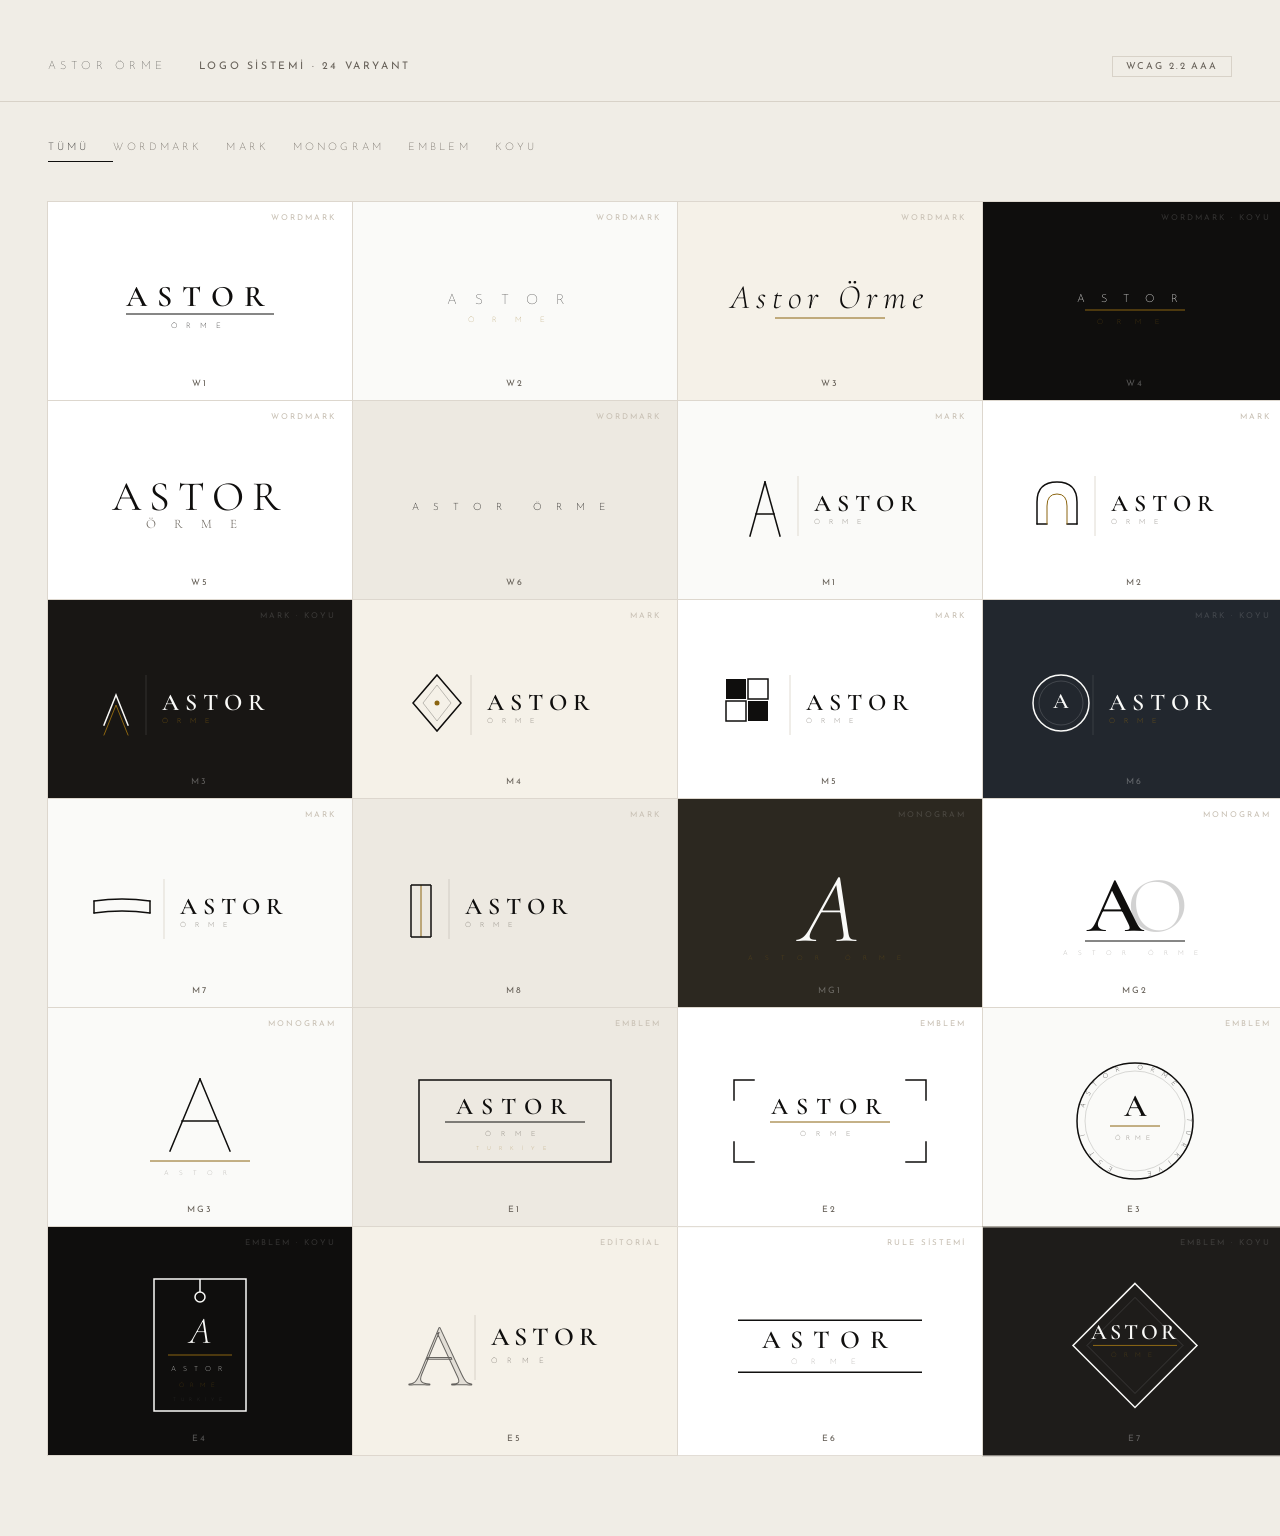
<file: logo.html>
<!DOCTYPE html>
<html lang="tr">
<head>
<meta charset="UTF-8">
<meta name="viewport" content="width=device-width, initial-scale=1.0">
<title>Astor Örme — Logo Sistemi</title>
<link rel="preconnect" href="https://fonts.googleapis.com">
<link href="https://fonts.googleapis.com/css2?family=Cormorant+Garamond:ital,wght@0,300;0,400;0,600;1,300;1,400&family=Josefin+Sans:wght@100;200;300&display=swap" rel="stylesheet">
<script src="https://cdnjs.cloudflare.com/ajax/libs/gsap/3.12.5/gsap.min.js"></script>
<style>
/* ─── SYSTEM TOKENS ─────────────────────────────────────────
   Stroke sistemi: 1px (ince) · 1.5px (standart)
   Renk sistemi  : --ink (#0f0e0d) · --paper (#fafaf8) · --gold (#8b6510)
   Tip sistemi   : Cormorant Garamond · Josefin Sans
   WCAG AAA      : --ink on --paper = 18.6:1 · --paper on --ink = 18.6:1
──────────────────────────────────────────────────────────── */
*, *::before, *::after { box-sizing: border-box; margin: 0; padding: 0; }

:root {
  --ink:    #0f0e0d;
  --paper:  #fafaf8;
  --mid:    #f0ede6;
  --gold:   #8b6510;   /* dekoratif kullanım — küçük text'te değil */
  --muted:  #666058;
  --stroke: 1.5px;
  --stroke-fine: 1px;
}

html { font-size: 16px; }
body { background: var(--mid); font-family: 'Josefin Sans', sans-serif; color: var(--ink); }

/* ─── HEADER ─────────────────────────────────────────────── */
.site-header {
  padding: 3.5rem 3rem 1.5rem;
  display: flex;
  align-items: baseline;
  gap: 2rem;
  border-bottom: var(--stroke-fine) solid #d8d2c8;
}
.site-header h1 {
  font-family: 'Josefin Sans', sans-serif;
  font-weight: 100;
  font-size: 0.7rem;
  letter-spacing: 0.4em;
  text-transform: uppercase;
  color: var(--ink);
}
.site-header p {
  font-size: 0.65rem;
  letter-spacing: 0.25em;
  text-transform: uppercase;
  color: var(--muted);
}
.wcag-badge {
  margin-left: auto;
  font-size: 0.6rem;
  letter-spacing: 0.2em;
  text-transform: uppercase;
  color: var(--muted);
  border: var(--stroke-fine) solid #d8d2c8;
  padding: 0.3rem 0.8rem;
}

/* ─── FILTER BAR ─────────────────────────────────────────── */
.filter-bar {
  display: flex;
  gap: 0;
  padding: 2rem 3rem 0;
}
.filter-btn {
  background: none;
  border: none;
  border-bottom: var(--stroke-fine) solid transparent;
  font-family: 'Josefin Sans', sans-serif;
  font-weight: 200;
  font-size: 0.65rem;
  letter-spacing: 0.3em;
  text-transform: uppercase;
  color: var(--muted);
  padding: 0.5rem 1.5rem 0.5rem 0;
  cursor: pointer;
  transition: color 0.2s, border-color 0.2s;
}
.filter-btn:hover { color: var(--ink); }
.filter-btn.active {
  color: var(--ink);
  border-bottom-color: var(--ink);
}

/* ─── GRID ───────────────────────────────────────────────── */
.grid {
  display: grid;
  grid-template-columns: repeat(4, 1fr);
  gap: 0;
  padding: 2.5rem 3rem 5rem;
  max-width: 1400px;
}

@media (max-width: 1100px) { .grid { grid-template-columns: repeat(3, 1fr); } }
@media (max-width: 800px)  { .grid { grid-template-columns: repeat(2, 1fr); } }
@media (max-width: 500px)  { .grid { grid-template-columns: 1fr; } }

/* ─── LOGO CARD ──────────────────────────────────────────── */
.card {
  border: var(--stroke-fine) solid #ddd7ce;
  display: flex;
  flex-direction: column;
  align-items: center;
  justify-content: center;
  padding: 3rem 2rem 2.5rem;
  min-height: 200px;
  margin: -1px 0 0 -1px;
  position: relative;
  transition: background 0.25s;
  cursor: default;
}
.card:hover { z-index: 2; }

/* bg variants */
.card.on-white  { background: #ffffff; }
.card.on-paper  { background: var(--paper); }
.card.on-ink    { background: var(--ink); }
.card.on-deep   { background: #181614; }
.card.on-mid    { background: #ede9e1; }
.card.on-warm   { background: #f5f1e8; }
.card.on-slate  { background: #22272e; }
.card.on-stone  { background: #2c2820; }

/* label */
.card-label {
  position: absolute;
  bottom: 0.75rem;
  left: 0;
  right: 0;
  text-align: center;
  font-size: 0.55rem;
  letter-spacing: 0.25em;
  text-transform: uppercase;
  color: var(--muted);
}
.card.on-ink    .card-label,
.card.on-deep   .card-label,
.card.on-slate  .card-label,
.card.on-stone  .card-label { color: rgba(255,255,255,0.3); }

/* type indicator */
.card-type {
  position: absolute;
  top: 0.75rem;
  right: 1rem;
  font-size: 0.5rem;
  letter-spacing: 0.25em;
  text-transform: uppercase;
  color: #c8c0b4;
}
.card.on-ink    .card-type,
.card.on-deep   .card-type,
.card.on-slate  .card-type,
.card.on-stone  .card-type { color: rgba(255,255,255,0.15); }

</style>
</head>
<body>

<header class="site-header">
  <h1>Astor Örme</h1>
  <p>Logo Sistemi · 24 Varyant</p>
  <div class="wcag-badge">WCAG 2.2 AAA</div>
</header>

<nav class="filter-bar" role="navigation" aria-label="Logo kategorileri">
  <button class="filter-btn active" data-f="all">Tümü</button>
  <button class="filter-btn" data-f="wordmark">Wordmark</button>
  <button class="filter-btn" data-f="mark">Mark</button>
  <button class="filter-btn" data-f="monogram">Monogram</button>
  <button class="filter-btn" data-f="emblem">Emblem</button>
  <button class="filter-btn" data-f="dark">Koyu</button>
</nav>

<main class="grid" id="grid" role="main" aria-label="Logo alternatifleri">

  <!-- ════════════════════════════════════════════════════════
       WORDMARK — tipografik
       ════════════════════════════════════════════════════════ -->

  <!-- W1 · Klasik Wordmark -->
  <div class="card on-white" data-t="wordmark" aria-label="Logo 1 — Klasik Wordmark">
    <svg width="220" height="70" viewBox="0 0 220 70" role="img" aria-label="ASTOR ÖRME klasik wordmark">
      <text x="110" y="36" text-anchor="middle"
        font-family="'Cormorant Garamond',serif" font-size="30" font-weight="600"
        letter-spacing="10" fill="#0f0e0d">ASTOR</text>
      <line x1="36" y1="44" x2="184" y2="44" stroke="#0f0e0d" stroke-width="1"/>
      <text x="110" y="58" text-anchor="middle"
        font-family="'Josefin Sans',sans-serif" font-size="7.5" font-weight="200"
        letter-spacing="9" fill="#0f0e0d">ÖRME</text>
    </svg>
    <span class="card-label">W1</span>
    <span class="card-type">Wordmark</span>
  </div>

  <!-- W2 · Ultra-Light Modern -->
  <div class="card on-paper" data-t="wordmark" aria-label="Logo 2 — Ultra Light">
    <svg width="220" height="70" viewBox="0 0 220 70" role="img" aria-label="ASTOR ÖRME ultra light">
      <text x="110" y="34" text-anchor="middle"
        font-family="'Josefin Sans',sans-serif" font-size="14" font-weight="100"
        letter-spacing="18" fill="#0f0e0d">ASTOR</text>
      <text x="110" y="52" text-anchor="middle"
        font-family="'Josefin Sans',sans-serif" font-size="7.5" font-weight="100"
        letter-spacing="18" fill="#8b6510">ÖRME</text>
    </svg>
    <span class="card-label">W2</span>
    <span class="card-type">Wordmark</span>
  </div>

  <!-- W3 · Serif İtalik -->
  <div class="card on-warm" data-t="wordmark" aria-label="Logo 3 — Serif İtalik">
    <svg width="220" height="70" viewBox="0 0 220 70" role="img" aria-label="ASTOR ÖRME serif italic">
      <text x="110" y="38" text-anchor="middle"
        font-family="'Cormorant Garamond',serif" font-size="34" font-weight="300"
        font-style="italic" letter-spacing="6" fill="#0f0e0d">Astor Örme</text>
      <line x1="55" y1="48" x2="165" y2="48" stroke="#8b6510" stroke-width="1"/>
    </svg>
    <span class="card-label">W3</span>
    <span class="card-type">Wordmark</span>
  </div>

  <!-- W4 · Simetrik Stacked -->
  <div class="card on-ink" data-t="wordmark dark" aria-label="Logo 4 — Stacked Dark">
    <svg width="220" height="70" viewBox="0 0 220 70" role="img" aria-label="ASTOR ÖRME stacked koyu">
      <text x="110" y="32" text-anchor="middle"
        font-family="'Josefin Sans',sans-serif" font-size="11" font-weight="200"
        letter-spacing="16" fill="#fafaf8">ASTOR</text>
      <line x1="60" y1="40" x2="160" y2="40" stroke="#8b6510" stroke-width="1"/>
      <text x="110" y="54" text-anchor="middle"
        font-family="'Josefin Sans',sans-serif" font-size="7" font-weight="100"
        letter-spacing="14" fill="#8b6510">ÖRME</text>
    </svg>
    <span class="card-label">W4</span>
    <span class="card-type">Wordmark · Koyu</span>
  </div>

  <!-- W5 · Condensed Serif -->
  <div class="card on-white" data-t="wordmark" aria-label="Logo 5 — Condensed Serif">
    <svg width="220" height="80" viewBox="0 0 220 80" role="img" aria-label="ASTOR ÖRME condensed serif">
      <text x="110" y="46" text-anchor="middle"
        font-family="'Cormorant Garamond',serif" font-size="42" font-weight="400"
        letter-spacing="8" fill="#0f0e0d">ASTOR</text>
      <text x="110" y="64" text-anchor="middle"
        font-family="'Cormorant Garamond',serif" font-size="13" font-weight="300"
        letter-spacing="18" fill="#666058">ÖRME</text>
    </svg>
    <span class="card-label">W5</span>
    <span class="card-type">Wordmark</span>
  </div>

  <!-- W6 · Tek Satır Spacing -->
  <div class="card on-mid" data-t="wordmark" aria-label="Logo 6 — Tek Satır">
    <svg width="260" height="60" viewBox="0 0 260 60" role="img" aria-label="ASTOR ÖRME tek satır">
      <text x="130" y="36" text-anchor="middle"
        font-family="'Josefin Sans',sans-serif" font-size="10" font-weight="200"
        letter-spacing="14" fill="#0f0e0d">ASTOR  ÖRME</text>
    </svg>
    <span class="card-label">W6</span>
    <span class="card-type">Wordmark</span>
  </div>

  <!-- ════════════════════════════════════════════════════════
       MARK + WORDMARK — geometrik
       ════════════════════════════════════════════════════════ -->

  <!-- M1 · Constructed A (3 çizgi) -->
  <div class="card on-paper" data-t="mark" aria-label="Logo 7 — Mark A">
    <svg width="240" height="80" viewBox="0 0 240 80" role="img" aria-label="Geometrik A mark ASTOR ÖRME">
      <g transform="translate(18, 8)">
        <!-- Constructed A: sol diyagonal, sağ diyagonal, çapraz -->
        <line x1="22" y1="64" x2="37" y2="10" stroke="#0f0e0d" stroke-width="1.5" stroke-linecap="square"/>
        <line x1="52" y1="64" x2="37" y2="10" stroke="#0f0e0d" stroke-width="1.5" stroke-linecap="square"/>
        <line x1="28" y1="42" x2="46" y2="42" stroke="#0f0e0d" stroke-width="1.5" stroke-linecap="square"/>
      </g>
      <line x1="88" y1="12" x2="88" y2="72" stroke="#e0dbd2" stroke-width="1"/>
      <text x="104" y="42" dominant-baseline="middle"
        font-family="'Cormorant Garamond',serif" font-size="24" font-weight="600"
        letter-spacing="6" fill="#0f0e0d">ASTOR</text>
      <text x="104" y="60"
        font-family="'Josefin Sans',sans-serif" font-size="7" font-weight="200"
        letter-spacing="9" fill="#666058">ÖRME</text>
    </svg>
    <span class="card-label">M1</span>
    <span class="card-type">Mark</span>
  </div>

  <!-- M2 · İplik Döngüsü — iki yay -->
  <div class="card on-white" data-t="mark" aria-label="Logo 8 — Thread Loop">
    <svg width="240" height="80" viewBox="0 0 240 80" role="img" aria-label="İplik döngüsü mark ASTOR ÖRME">
      <g transform="translate(14, 8)">
        <!-- Örgü ilmek: iki üst çeyrek daire + bağlantı çizgileri -->
        <path d="M8,52 L8,30 Q8,10 28,10 Q48,10 48,30 L48,52"
          fill="none" stroke="#0f0e0d" stroke-width="1.5" stroke-linecap="round"/>
        <line x1="8" y1="52" x2="18" y2="52" stroke="#0f0e0d" stroke-width="1.5" stroke-linecap="round"/>
        <line x1="38" y1="52" x2="48" y2="52" stroke="#0f0e0d" stroke-width="1.5" stroke-linecap="round"/>
        <!-- İç yay — örgü ikinci sıra -->
        <path d="M18,52 L18,34 Q18,22 28,22 Q38,22 38,34 L38,52"
          fill="none" stroke="#8b6510" stroke-width="1" stroke-linecap="round"/>
      </g>
      <line x1="80" y1="12" x2="80" y2="72" stroke="#e0dbd2" stroke-width="1"/>
      <text x="96" y="42" dominant-baseline="middle"
        font-family="'Cormorant Garamond',serif" font-size="24" font-weight="600"
        letter-spacing="6" fill="#0f0e0d">ASTOR</text>
      <text x="96" y="60"
        font-family="'Josefin Sans',sans-serif" font-size="7" font-weight="200"
        letter-spacing="9" fill="#666058">ÖRME</text>
    </svg>
    <span class="card-label">M2</span>
    <span class="card-type">Mark</span>
  </div>

  <!-- M3 · Chevron (V — knit stitch) -->
  <div class="card on-deep" data-t="mark dark" aria-label="Logo 9 — Chevron Dark">
    <svg width="240" height="80" viewBox="0 0 240 80" role="img" aria-label="Chevron mark ASTOR ÖRME koyu">
      <g transform="translate(16, 12)">
        <!-- Üç çift chevron — farklı boyutlarda, aynı stroke -->
        <polyline points="8,50  20,20  32,50" fill="none" stroke="#fafaf8" stroke-width="1.5" stroke-linecap="square" stroke-linejoin="miter"/>
        <polyline points="8,60  20,30  32,60" fill="none" stroke="#8b6510" stroke-width="1" stroke-linecap="square" stroke-linejoin="miter"/>
      </g>
      <line x1="66" y1="12" x2="66" y2="72" stroke="rgba(255,255,255,0.12)" stroke-width="1"/>
      <text x="82" y="42" dominant-baseline="middle"
        font-family="'Cormorant Garamond',serif" font-size="24" font-weight="600"
        letter-spacing="6" fill="#fafaf8">ASTOR</text>
      <text x="82" y="60"
        font-family="'Josefin Sans',sans-serif" font-size="7" font-weight="200"
        letter-spacing="9" fill="#8b6510">ÖRME</text>
    </svg>
    <span class="card-label">M3</span>
    <span class="card-type">Mark · Koyu</span>
  </div>

  <!-- M4 · Diamond Outline -->
  <div class="card on-warm" data-t="mark" aria-label="Logo 10 — Diamond">
    <svg width="240" height="80" viewBox="0 0 240 80" role="img" aria-label="Diamond mark ASTOR ÖRME">
      <g transform="translate(14, 8)">
        <polygon points="28,4  52,32  28,60  4,32"
          fill="none" stroke="#0f0e0d" stroke-width="1.5"/>
        <polygon points="28,14  42,32  28,50  14,32"
          fill="none" stroke="#0f0e0d" stroke-width="1" opacity="0.25"/>
        <!-- Merkez nokta -->
        <circle cx="28" cy="32" r="2.5" fill="#8b6510"/>
      </g>
      <line x1="76" y1="12" x2="76" y2="72" stroke="#d8d2c8" stroke-width="1"/>
      <text x="92" y="42" dominant-baseline="middle"
        font-family="'Cormorant Garamond',serif" font-size="24" font-weight="600"
        letter-spacing="6" fill="#0f0e0d">ASTOR</text>
      <text x="92" y="60"
        font-family="'Josefin Sans',sans-serif" font-size="7" font-weight="200"
        letter-spacing="9" fill="#666058">ÖRME</text>
    </svg>
    <span class="card-label">M4</span>
    <span class="card-type">Mark</span>
  </div>

  <!-- M5 · Grid 2×2 (dokuma) -->
  <div class="card on-white" data-t="mark" aria-label="Logo 11 — Dokuma Grid">
    <svg width="240" height="80" viewBox="0 0 240 80" role="img" aria-label="Dokuma grid mark ASTOR ÖRME">
      <g transform="translate(16, 16)">
        <!-- 2×2 dokuma: çapraz dolu/boş -->
        <rect x="0"  y="0"  width="20" height="20" fill="#0f0e0d"/>
        <rect x="22" y="0"  width="20" height="20" fill="none" stroke="#0f0e0d" stroke-width="1.5"/>
        <rect x="0"  y="22" width="20" height="20" fill="none" stroke="#0f0e0d" stroke-width="1.5"/>
        <rect x="22" y="22" width="20" height="20" fill="#0f0e0d"/>
      </g>
      <line x1="80" y1="12" x2="80" y2="72" stroke="#e0dbd2" stroke-width="1"/>
      <text x="96" y="42" dominant-baseline="middle"
        font-family="'Cormorant Garamond',serif" font-size="24" font-weight="600"
        letter-spacing="6" fill="#0f0e0d">ASTOR</text>
      <text x="96" y="60"
        font-family="'Josefin Sans',sans-serif" font-size="7" font-weight="200"
        letter-spacing="9" fill="#666058">ÖRME</text>
    </svg>
    <span class="card-label">M5</span>
    <span class="card-type">Mark</span>
  </div>

  <!-- M6 · Thin Circle Hallmark -->
  <div class="card on-slate" data-t="mark dark" aria-label="Logo 12 — Hallmark Koyu">
    <svg width="240" height="80" viewBox="0 0 240 80" role="img" aria-label="Hallmark circle ASTOR ÖRME koyu">
      <g transform="translate(14, 8)">
        <circle cx="32" cy="32" r="28" fill="none" stroke="#fafaf8" stroke-width="1.5"/>
        <circle cx="32" cy="32" r="22" fill="none" stroke="rgba(255,255,255,0.15)" stroke-width="1"/>
        <text x="32" y="37" text-anchor="middle"
          font-family="'Cormorant Garamond',serif" font-size="22" font-weight="600"
          fill="#fafaf8">A</text>
      </g>
      <line x1="78" y1="12" x2="78" y2="72" stroke="rgba(255,255,255,0.1)" stroke-width="1"/>
      <text x="94" y="42" dominant-baseline="middle"
        font-family="'Cormorant Garamond',serif" font-size="24" font-weight="600"
        letter-spacing="6" fill="#fafaf8">ASTOR</text>
      <text x="94" y="60"
        font-family="'Josefin Sans',sans-serif" font-size="7" font-weight="200"
        letter-spacing="9" fill="#8b6510">ÖRME</text>
    </svg>
    <span class="card-label">M6</span>
    <span class="card-type">Mark · Koyu</span>
  </div>

  <!-- M7 · Horizontal Line Pair (fabric roll) -->
  <div class="card on-paper" data-t="mark" aria-label="Logo 13 — Fabric Roll">
    <svg width="240" height="80" viewBox="0 0 240 80" role="img" aria-label="Fabric roll mark ASTOR ÖRME">
      <g transform="translate(14, 24)">
        <!-- İki yatay çizgi: hafif bükülmüş — kumaş rulosu -->
        <path d="M0,10 Q28,6 56,10" fill="none" stroke="#0f0e0d" stroke-width="1.5" stroke-linecap="round"/>
        <path d="M0,22 Q28,18 56,22" fill="none" stroke="#0f0e0d" stroke-width="1.5" stroke-linecap="round"/>
        <!-- Bağ çizgileri (sol–sağ kapak) -->
        <line x1="0" y1="10" x2="0" y2="22" stroke="#0f0e0d" stroke-width="1.5" stroke-linecap="round"/>
        <line x1="56" y1="10" x2="56" y2="22" stroke="#0f0e0d" stroke-width="1.5" stroke-linecap="round"/>
      </g>
      <line x1="84" y1="12" x2="84" y2="72" stroke="#e0dbd2" stroke-width="1"/>
      <text x="100" y="42" dominant-baseline="middle"
        font-family="'Cormorant Garamond',serif" font-size="24" font-weight="600"
        letter-spacing="6" fill="#0f0e0d">ASTOR</text>
      <text x="100" y="60"
        font-family="'Josefin Sans',sans-serif" font-size="7" font-weight="200"
        letter-spacing="9" fill="#666058">ÖRME</text>
    </svg>
    <span class="card-label">M7</span>
    <span class="card-type">Mark</span>
  </div>

  <!-- M8 · İki Paralel Çizgi + A -->
  <div class="card on-mid" data-t="mark" aria-label="Logo 14 — Parallel Lines">
    <svg width="240" height="80" viewBox="0 0 240 80" role="img" aria-label="Çift çizgi mark ASTOR ÖRME">
      <g transform="translate(16, 14)">
        <!-- Sol dikey çift çizgi — simetrik -->
        <line x1="0"  y1="4"  x2="0"  y2="56" stroke="#0f0e0d" stroke-width="1.5"/>
        <line x1="10" y1="4"  x2="10" y2="56" stroke="#8b6510" stroke-width="1"/>
        <line x1="20" y1="4"  x2="20" y2="56" stroke="#0f0e0d" stroke-width="1.5"/>
        <!-- Yatay bağlantı üst ve alt -->
        <line x1="0" y1="4"  x2="20" y2="4"  stroke="#0f0e0d" stroke-width="1.5"/>
        <line x1="0" y1="56" x2="20" y2="56" stroke="#0f0e0d" stroke-width="1.5"/>
      </g>
      <line x1="54" y1="12" x2="54" y2="72" stroke="#d0cbc3" stroke-width="1"/>
      <text x="70" y="42" dominant-baseline="middle"
        font-family="'Cormorant Garamond',serif" font-size="24" font-weight="600"
        letter-spacing="6" fill="#0f0e0d">ASTOR</text>
      <text x="70" y="60"
        font-family="'Josefin Sans',sans-serif" font-size="7" font-weight="200"
        letter-spacing="9" fill="#666058">ÖRME</text>
    </svg>
    <span class="card-label">M8</span>
    <span class="card-type">Mark</span>
  </div>

  <!-- ════════════════════════════════════════════════════════
       MONOGRAM
       ════════════════════════════════════════════════════════ -->

  <!-- MG1 · Büyük A — tek başına -->
  <div class="card on-stone" data-t="monogram dark" aria-label="Logo 15 — Büyük A Monogram">
    <svg width="180" height="120" viewBox="0 0 180 120" role="img" aria-label="Büyük A monogram koyu">
      <text x="90" y="94" text-anchor="middle"
        font-family="'Cormorant Garamond',serif" font-size="100" font-weight="300"
        font-style="italic" fill="#fafaf8">A</text>
      <text x="90" y="113" text-anchor="middle"
        font-family="'Josefin Sans',sans-serif" font-size="6.5" font-weight="100"
        letter-spacing="12" fill="#8b6510">ASTOR ÖRME</text>
    </svg>
    <span class="card-label">MG1</span>
    <span class="card-type">Monogram</span>
  </div>

  <!-- MG2 · AO Monogram overlap -->
  <div class="card on-white" data-t="monogram" aria-label="Logo 16 — AO Monogram">
    <svg width="180" height="120" viewBox="0 0 180 120" role="img" aria-label="AO monogram">
      <!-- A ve O örtüşen Cormorant Garamond -->
      <text x="70" y="84" text-anchor="middle"
        font-family="'Cormorant Garamond',serif" font-size="80" font-weight="600"
        fill="#0f0e0d">A</text>
      <text x="112" y="84" text-anchor="middle"
        font-family="'Cormorant Garamond',serif" font-size="80" font-weight="300"
        fill="#0f0e0d" opacity="0.18">O</text>
      <!-- Thin rule -->
      <line x1="40" y1="94" x2="140" y2="94" stroke="#0f0e0d" stroke-width="1"/>
      <text x="90" y="108" text-anchor="middle"
        font-family="'Josefin Sans',sans-serif" font-size="6.5" font-weight="100"
        letter-spacing="10" fill="#666058">ASTOR ÖRME</text>
    </svg>
    <span class="card-label">MG2</span>
    <span class="card-type">Monogram</span>
  </div>

  <!-- MG3 · A monogram geometrik, line -->
  <div class="card on-paper" data-t="monogram" aria-label="Logo 17 — A Geometrik Monogram">
    <svg width="160" height="120" viewBox="0 0 160 120" role="img" aria-label="A geometrik monogram">
      <!-- Constructed A büyük, temiz -->
      <line x1="50" y1="90" x2="80" y2="18" stroke="#0f0e0d" stroke-width="1.5" stroke-linecap="square"/>
      <line x1="110" y1="90" x2="80" y2="18" stroke="#0f0e0d" stroke-width="1.5" stroke-linecap="square"/>
      <line x1="62" y1="60" x2="98" y2="60" stroke="#0f0e0d" stroke-width="1.5" stroke-linecap="square"/>
      <!-- Gold rule alt -->
      <line x1="30" y1="100" x2="130" y2="100" stroke="#8b6510" stroke-width="1"/>
      <text x="80" y="114" text-anchor="middle"
        font-family="'Josefin Sans',sans-serif" font-size="6.5" font-weight="100"
        letter-spacing="10" fill="#666058">ASTOR</text>
    </svg>
    <span class="card-label">MG3</span>
    <span class="card-type">Monogram</span>
  </div>

  <!-- ════════════════════════════════════════════════════════
       EMBLEM
       ════════════════════════════════════════════════════════ -->

  <!-- E1 · Dikdörtgen Çerçeve Emblem -->
  <div class="card on-mid" data-t="emblem" aria-label="Logo 18 — Dikdörtgen Emblem">
    <svg width="200" height="90" viewBox="0 0 200 90" role="img" aria-label="Dikdörtgen emblem ASTOR ÖRME">
      <rect x="4" y="4" width="192" height="82" fill="none" stroke="#0f0e0d" stroke-width="1.5"/>
      <text x="100" y="38" text-anchor="middle"
        font-family="'Cormorant Garamond',serif" font-size="24" font-weight="600"
        letter-spacing="8" fill="#0f0e0d">ASTOR</text>
      <line x1="30" y1="46" x2="170" y2="46" stroke="#0f0e0d" stroke-width="1"/>
      <text x="100" y="60" text-anchor="middle"
        font-family="'Josefin Sans',sans-serif" font-size="7" font-weight="200"
        letter-spacing="10" fill="#666058">ÖRME</text>
      <text x="100" y="74" text-anchor="middle"
        font-family="'Josefin Sans',sans-serif" font-size="5.5" font-weight="100"
        letter-spacing="8" fill="#8b6510">TURKİYE</text>
    </svg>
    <span class="card-label">E1</span>
    <span class="card-type">Emblem</span>
  </div>

  <!-- E2 · Köşe Marker Emblem (border kırık) -->
  <div class="card on-white" data-t="emblem" aria-label="Logo 19 — Köşe Marker">
    <svg width="200" height="90" viewBox="0 0 200 90" role="img" aria-label="Köşe marker emblem ASTOR ÖRME">
      <!-- Sadece köşeler — açık kare -->
      <polyline points="4,24  4,4  24,4"    fill="none" stroke="#0f0e0d" stroke-width="1.5" stroke-linecap="square"/>
      <polyline points="176,4  196,4  196,24"  fill="none" stroke="#0f0e0d" stroke-width="1.5" stroke-linecap="square"/>
      <polyline points="4,66  4,86  24,86"   fill="none" stroke="#0f0e0d" stroke-width="1.5" stroke-linecap="square"/>
      <polyline points="176,86 196,86 196,66" fill="none" stroke="#0f0e0d" stroke-width="1.5" stroke-linecap="square"/>
      <!-- İçerik -->
      <text x="100" y="38" text-anchor="middle"
        font-family="'Cormorant Garamond',serif" font-size="24" font-weight="600"
        letter-spacing="8" fill="#0f0e0d">ASTOR</text>
      <line x1="40" y1="46" x2="160" y2="46" stroke="#8b6510" stroke-width="1"/>
      <text x="100" y="60" text-anchor="middle"
        font-family="'Josefin Sans',sans-serif" font-size="7" font-weight="200"
        letter-spacing="10" fill="#666058">ÖRME</text>
    </svg>
    <span class="card-label">E2</span>
    <span class="card-type">Emblem</span>
  </div>

  <!-- E3 · Dairesel Mühür -->
  <div class="card on-paper" data-t="emblem" aria-label="Logo 20 — Dairesel Mühür">
    <svg width="130" height="130" viewBox="0 0 130 130" role="img" aria-label="Dairesel mühür ASTOR ÖRME">
      <defs>
        <path id="arc1" d="M65,65 m-52,0 a52,52 0 1,1 104,0 a52,52 0 1,1 -104,0"/>
      </defs>
      <circle cx="65" cy="65" r="58" fill="none" stroke="#0f0e0d" stroke-width="1.5"/>
      <circle cx="65" cy="65" r="50" fill="none" stroke="#0f0e0d" stroke-width="1" opacity="0.15"/>
      <text font-family="'Josefin Sans',sans-serif" font-size="6.5" font-weight="200"
        letter-spacing="7.5" fill="#0f0e0d">
        <textPath href="#arc1" startOffset="4%">ASTOR ÖRME · TURKİYE · EST 1985</textPath>
      </text>
      <text x="65" y="60" text-anchor="middle"
        font-family="'Cormorant Garamond',serif" font-size="32" font-weight="600"
        fill="#0f0e0d">A</text>
      <line x1="40" y1="70" x2="90" y2="70" stroke="#8b6510" stroke-width="1"/>
      <text x="65" y="84" text-anchor="middle"
        font-family="'Josefin Sans',sans-serif" font-size="6.5" font-weight="200"
        letter-spacing="5" fill="#666058">ÖRME</text>
    </svg>
    <span class="card-label">E3</span>
    <span class="card-type">Emblem</span>
  </div>

  <!-- E4 · Dikey Emblem (giyim etiketi formatı) -->
  <div class="card on-ink" data-t="emblem dark" aria-label="Logo 21 — Giyim Etiketi">
    <svg width="100" height="140" viewBox="0 0 100 140" role="img" aria-label="Giyim etiketi ASTOR ÖRME koyu">
      <rect x="4" y="4" width="92" height="132" fill="none" stroke="#fafaf8" stroke-width="1.5"/>
      <!-- Delik (iplik deliği) -->
      <circle cx="50" cy="22" r="5" fill="none" stroke="#fafaf8" stroke-width="1.5"/>
      <line x1="50" y1="4" x2="50" y2="17" stroke="#fafaf8" stroke-width="1.5"/>
      <!-- İçerik -->
      <text x="50" y="68" text-anchor="middle"
        font-family="'Cormorant Garamond',serif" font-size="38" font-weight="300"
        font-style="italic" fill="#fafaf8">A</text>
      <line x1="18" y1="80" x2="82" y2="80" stroke="#8b6510" stroke-width="1"/>
      <text x="50" y="96" text-anchor="middle"
        font-family="'Josefin Sans',sans-serif" font-size="7" font-weight="200"
        letter-spacing="7" fill="#fafaf8">ASTOR</text>
      <text x="50" y="112" text-anchor="middle"
        font-family="'Josefin Sans',sans-serif" font-size="6" font-weight="100"
        letter-spacing="6" fill="#8b6510">ÖRME</text>
      <text x="50" y="126" text-anchor="middle"
        font-family="'Josefin Sans',sans-serif" font-size="5" font-weight="100"
        letter-spacing="5" fill="rgba(255,255,255,0.3)">TURKİYE</text>
    </svg>
    <span class="card-label">E4</span>
    <span class="card-type">Emblem · Koyu</span>
  </div>

  <!-- E5 · Editorial (büyük A sol, küçük metin sağ) -->
  <div class="card on-warm" data-t="emblem" aria-label="Logo 22 — Editorial">
    <svg width="240" height="100" viewBox="0 0 240 100" role="img" aria-label="Editorial format ASTOR ÖRME">
      <!-- Büyük A sol -->
      <text x="14" y="90"
        font-family="'Cormorant Garamond',serif" font-size="90" font-weight="300"
        fill="#0f0e0d" opacity="0.08">A</text>
      <text x="14" y="90"
        font-family="'Cormorant Garamond',serif" font-size="90" font-weight="300"
        fill="none" stroke="#0f0e0d" stroke-width="1" opacity="0.6">A</text>
      <!-- Sağ sütun metin -->
      <line x1="80" y1="20" x2="80" y2="85" stroke="#d8d2c8" stroke-width="1"/>
      <text x="96" y="50"
        font-family="'Cormorant Garamond',serif" font-size="26" font-weight="600"
        letter-spacing="5" fill="#0f0e0d">ASTOR</text>
      <text x="96" y="68"
        font-family="'Josefin Sans',sans-serif" font-size="7.5" font-weight="200"
        letter-spacing="10" fill="#666058">ÖRME</text>
    </svg>
    <span class="card-label">E5</span>
    <span class="card-type">Editorial</span>
  </div>

  <!-- E6 · Dikey Wordmark + Horizontal Rule Sistemi -->
  <div class="card on-white" data-t="emblem wordmark" aria-label="Logo 23 — Rule Sistemi">
    <svg width="220" height="90" viewBox="0 0 220 90" role="img" aria-label="Rule sistemi ASTOR ÖRME">
      <line x1="18" y1="20" x2="202" y2="20" stroke="#0f0e0d" stroke-width="1.5"/>
      <text x="110" y="48" text-anchor="middle"
        font-family="'Cormorant Garamond',serif" font-size="26" font-weight="600"
        letter-spacing="10" fill="#0f0e0d">ASTOR</text>
      <text x="110" y="64" text-anchor="middle"
        font-family="'Josefin Sans',sans-serif" font-size="7.5" font-weight="100"
        letter-spacing="14" fill="#666058">ÖRME</text>
      <line x1="18" y1="72" x2="202" y2="72" stroke="#0f0e0d" stroke-width="1.5"/>
    </svg>
    <span class="card-label">E6</span>
    <span class="card-type">Rule Sistemi</span>
  </div>

  <!-- E7 · Dark Diamond Emblem standalone -->
  <div class="card on-deep" data-t="emblem dark monogram" aria-label="Logo 24 — Diamond Emblem Koyu">
    <svg width="140" height="140" viewBox="0 0 140 140" role="img" aria-label="Diamond emblem koyu monogram">
      <polygon points="70,8  132,70  70,132  8,70"
        fill="none" stroke="#fafaf8" stroke-width="1.5"/>
      <polygon points="70,22  118,70  70,118  22,70"
        fill="none" stroke="rgba(255,255,255,0.12)" stroke-width="1"/>
      <!-- Yatay çizgi içinde -->
      <line x1="28" y1="70" x2="112" y2="70" stroke="#8b6510" stroke-width="1"/>
      <text x="70" y="64" text-anchor="middle"
        font-family="'Cormorant Garamond',serif" font-size="22" font-weight="600"
        letter-spacing="3" fill="#fafaf8">ASTOR</text>
      <text x="70" y="82" text-anchor="middle"
        font-family="'Josefin Sans',sans-serif" font-size="6.5" font-weight="100"
        letter-spacing="7" fill="#8b6510">ÖRME</text>
    </svg>
    <span class="card-label">E7</span>
    <span class="card-type">Emblem · Koyu</span>
  </div>

</main>

<script>
  /* ─── Entrance animation — tek geçiş, stagger ── */
  gsap.set(".card", { opacity: 0, y: 16 });
  gsap.to(".card", {
    opacity: 1, y: 0,
    duration: 0.5,
    stagger: 0.04,
    ease: "power2.out",
    delay: 0.1
  });

  /* ─── Filter ─────────────────────────────────── */
  const btns  = document.querySelectorAll(".filter-btn");
  const cards = document.querySelectorAll(".card");

  btns.forEach(btn => {
    btn.addEventListener("click", () => {
      btns.forEach(b => b.classList.remove("active"));
      btn.classList.add("active");

      const f = btn.dataset.f;
      cards.forEach(card => {
        const tags = card.dataset.t || "";
        const show = f === "all" || tags.split(" ").includes(f);
        gsap.to(card, {
          opacity: show ? 1 : 0,
          y: show ? 0 : 8,
          duration: 0.25,
          ease: "power1.out",
          onStart: () => { if (show) card.style.display = "flex"; },
          onComplete: () => { if (!show) card.style.display = "none"; }
        });
      });
    });
  });
</script>

</body>
</html>
</file>
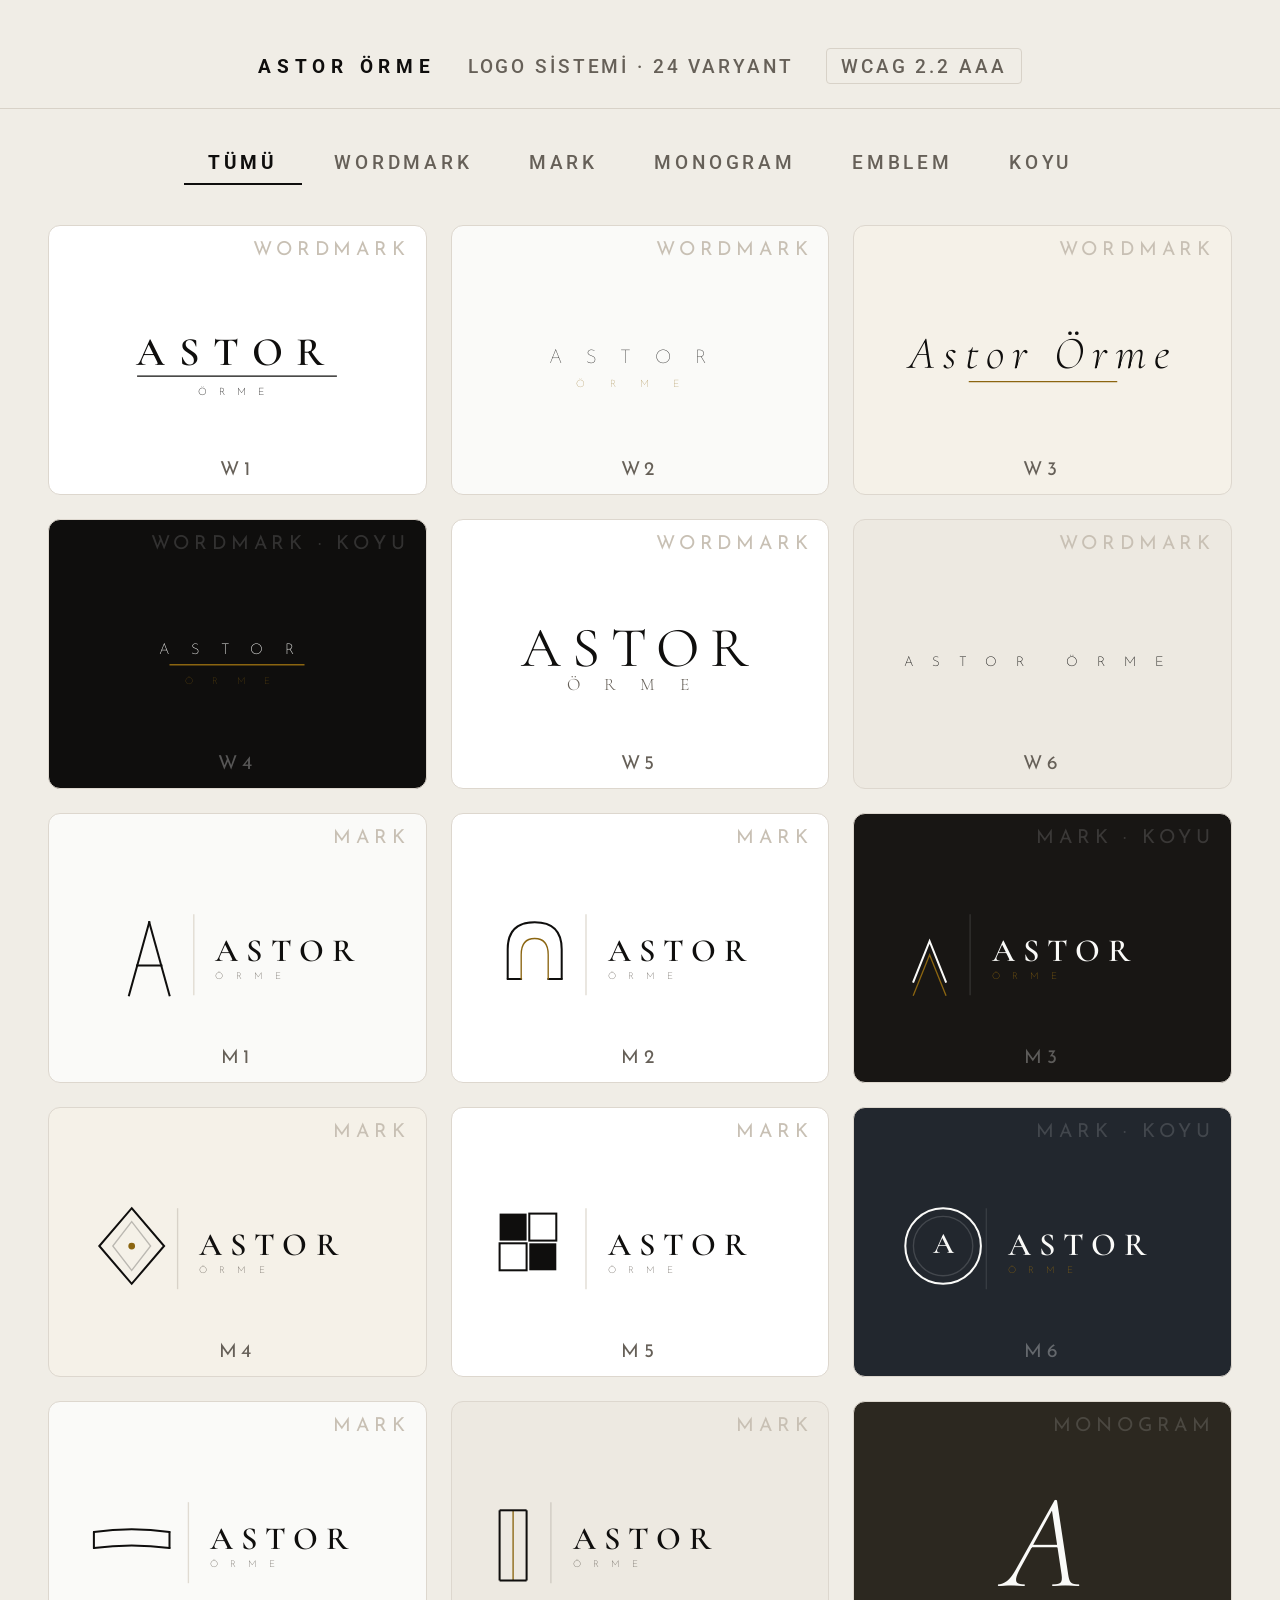
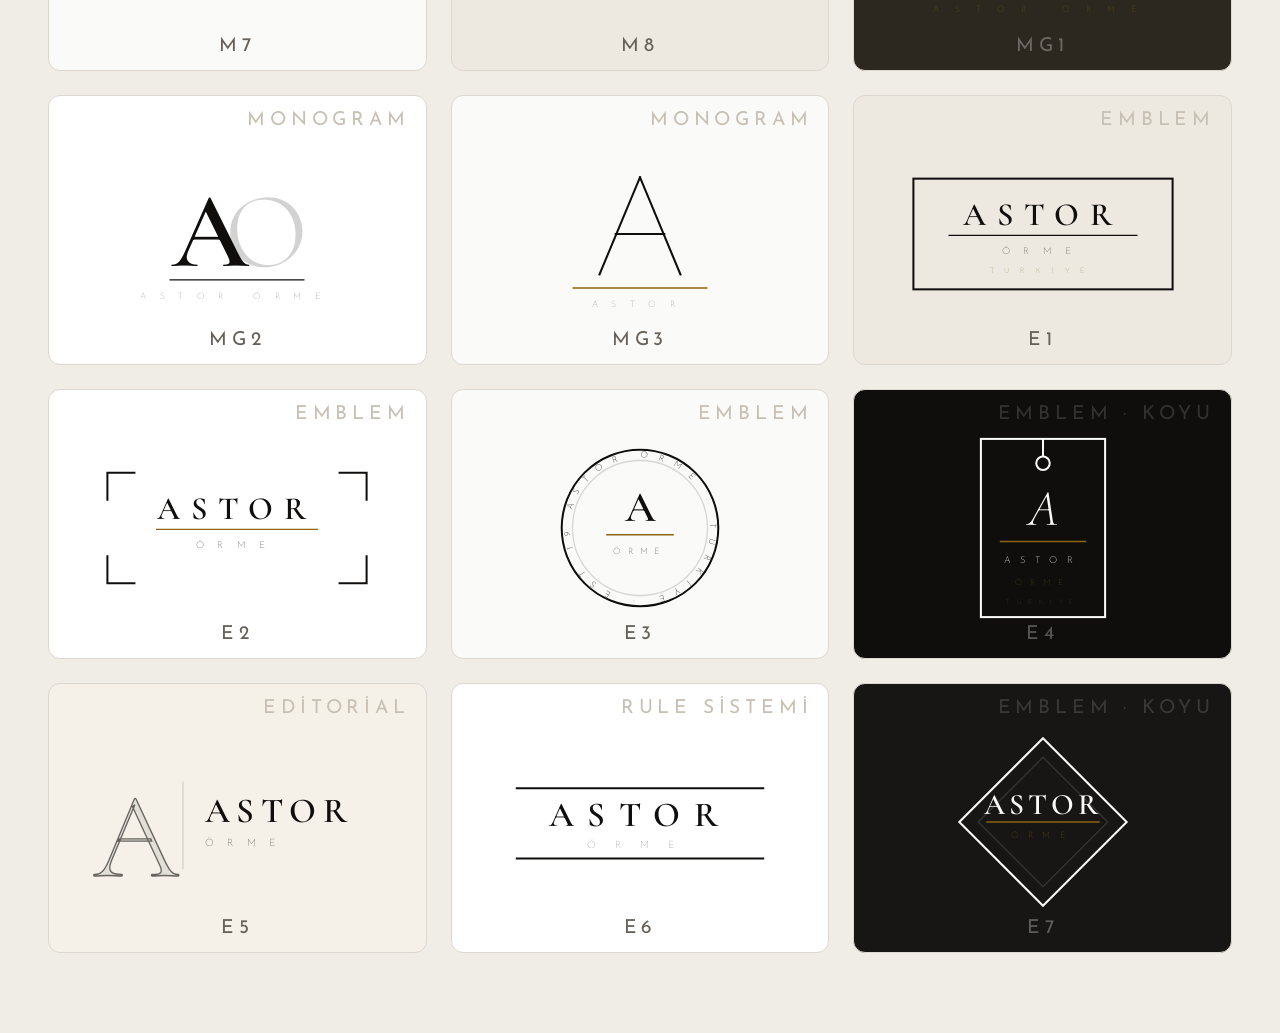
<file: site/logo.html>
<!DOCTYPE html>
<html lang="tr">
<head>
<meta charset="UTF-8">
<meta name="viewport" content="width=device-width, initial-scale=1.0">
<title>Astor Örme — Logo Sistemi</title>
<link rel="preconnect" href="https://fonts.googleapis.com">
<link href="https://fonts.googleapis.com/css2?family=Cormorant+Garamond:ital,wght@0,300;0,400;0,600;1,300;1,400&family=Josefin+Sans:wght@100;200;300&family=Roboto:wght@400;500;700&display=swap" rel="stylesheet">
<script src="https://cdnjs.cloudflare.com/ajax/libs/gsap/3.12.5/gsap.min.js"></script>
<style>
/* ─── SYSTEM TOKENS ─────────────────────────────────────────
   Stroke sistemi: 1px (ince) · 1.5px (standart)
   Renk sistemi  : --ink (#0f0e0d) · --paper (#fafaf8) · --gold (#8b6510)
   Tip sistemi   : Cormorant Garamond · Josefin Sans
   WCAG AAA      : --ink on --paper = 18.6:1 · --paper on --ink = 18.6:1
──────────────────────────────────────────────────────────── */
*, *::before, *::after { box-sizing: border-box; margin: 0; padding: 0; }

:root {
  --ink:    #0f0e0d;
  --paper:  #fafaf8;
  --mid:    #f0ede6;
  --gold:   #8b6510;   /* dekoratif kullanım — küçük text'te değil */
  --muted:  #666058;
  --stroke: 1.5px;
  --stroke-fine: 1px;
}

html { font-size: 16px; }
body { background: var(--mid); font-family: 'Josefin Sans', sans-serif; color: var(--ink); }

/* ─── HEADER ─────────────────────────────────────────────── */
.site-header {
  padding: 3rem 3rem 1.5rem;
  display: flex;
  align-items: center;
  justify-content: center;
  gap: 2rem;
  border-bottom: var(--stroke-fine) solid #d8d2c8;
  text-align: center;
  flex-wrap: wrap;
}
.site-header h1 {
  font-family: 'Roboto', sans-serif;
  font-weight: 700;
  font-size: 1.2rem;
  letter-spacing: 0.3em;
  text-transform: uppercase;
  color: var(--ink);
}
.site-header p {
  font-family: 'Roboto', sans-serif;
  font-weight: 500;
  font-size: 1.2rem;
  letter-spacing: 0.15em;
  text-transform: uppercase;
  color: var(--muted);
}
.wcag-badge {
  font-family: 'Roboto', sans-serif;
  font-weight: 500;
  font-size: 1.2rem;
  letter-spacing: 0.15em;
  text-transform: uppercase;
  color: var(--muted);
  border: var(--stroke-fine) solid #d8d2c8;
  padding: 0.35rem 0.9rem;
  border-radius: 4px;
}

/* ─── FILTER BAR ─────────────────────────────────────────── */
.filter-bar {
  display: flex;
  gap: 0.5rem;
  padding: 2rem 3rem 0;
  justify-content: center;
  flex-wrap: wrap;
}
.filter-btn {
  background: none;
  border: none;
  border-bottom: 2px solid transparent;
  font-family: 'Roboto', sans-serif;
  font-weight: 500;
  font-size: 1.2rem;
  letter-spacing: 0.2em;
  text-transform: uppercase;
  color: var(--muted);
  padding: 0.6rem 1.5rem;
  cursor: pointer;
  transition: color 0.2s, border-color 0.2s;
}
.filter-btn:hover { color: var(--ink); }
.filter-btn.active {
  color: var(--ink);
  font-weight: 700;
  border-bottom-color: var(--ink);
}

/* ─── GRID ───────────────────────────────────────────────── */
.grid {
  display: grid;
  grid-template-columns: repeat(3, 1fr);
  gap: 1.5rem;
  padding: 2.5rem 3rem 5rem;
  max-width: 1400px;
  margin: 0 auto;
}

@media (max-width: 1000px) { .grid { grid-template-columns: repeat(2, 1fr); } }
@media (max-width: 600px)  { .grid { grid-template-columns: 1fr; } }

/* ─── LOGO CARD ──────────────────────────────────────────── */
.card {
  border: var(--stroke-fine) solid #ddd7ce;
  border-radius: 12px;
  display: flex;
  flex-direction: column;
  align-items: center;
  justify-content: center;
  padding: 3.5rem 2.5rem 3rem;
  min-height: 270px;
  position: relative;
  transition: background 0.25s, box-shadow 0.3s, transform 0.3s;
  cursor: default;
}
.card:hover {
  transform: translateY(-3px);
  box-shadow: 0 8px 30px rgba(0,0,0,0.08);
}
.card svg {
  transform: scale(1.35);
  transform-origin: center center;
}
.card:hover { z-index: 2; }

/* bg variants */
.card.on-white  { background: #ffffff; }
.card.on-paper  { background: var(--paper); }
.card.on-ink    { background: var(--ink); }
.card.on-deep   { background: #181614; }
.card.on-mid    { background: #ede9e1; }
.card.on-warm   { background: #f5f1e8; }
.card.on-slate  { background: #22272e; }
.card.on-stone  { background: #2c2820; }

/* label */
.card-label {
  position: absolute;
  bottom: 0.9rem;
  left: 0;
  right: 0;
  text-align: center;
  font-size: 1.2rem;
  letter-spacing: 0.25em;
  text-transform: uppercase;
  color: var(--muted);
}
.card.on-ink    .card-label,
.card.on-deep   .card-label,
.card.on-slate  .card-label,
.card.on-stone  .card-label { color: rgba(255,255,255,0.3); }

/* type indicator */
.card-type {
  position: absolute;
  top: 0.9rem;
  right: 1rem;
  font-size: 1.2rem;
  letter-spacing: 0.25em;
  text-transform: uppercase;
  color: #c8c0b4;
}
.card.on-ink    .card-type,
.card.on-deep   .card-type,
.card.on-slate  .card-type,
.card.on-stone  .card-type { color: rgba(255,255,255,0.15); }

</style>
</head>
<body>

<header class="site-header">
  <h1>Astor Örme</h1>
  <p>Logo Sistemi · 24 Varyant</p>
  <div class="wcag-badge">WCAG 2.2 AAA</div>
</header>

<nav class="filter-bar" role="navigation" aria-label="Logo kategorileri">
  <button class="filter-btn active" data-f="all">Tümü</button>
  <button class="filter-btn" data-f="wordmark">Wordmark</button>
  <button class="filter-btn" data-f="mark">Mark</button>
  <button class="filter-btn" data-f="monogram">Monogram</button>
  <button class="filter-btn" data-f="emblem">Emblem</button>
  <button class="filter-btn" data-f="dark">Koyu</button>
</nav>

<main class="grid" id="grid" role="main" aria-label="Logo alternatifleri">

  <!-- ════════════════════════════════════════════════════════
       WORDMARK — tipografik
       ════════════════════════════════════════════════════════ -->

  <!-- W1 · Klasik Wordmark -->
  <div class="card on-white" data-t="wordmark" aria-label="Logo 1 — Klasik Wordmark">
    <svg width="220" height="70" viewBox="0 0 220 70" role="img" aria-label="ASTOR ÖRME klasik wordmark">
      <text x="110" y="36" text-anchor="middle"
        font-family="'Cormorant Garamond',serif" font-size="30" font-weight="600"
        letter-spacing="10" fill="#0f0e0d">ASTOR</text>
      <line x1="36" y1="44" x2="184" y2="44" stroke="#0f0e0d" stroke-width="1"/>
      <text x="110" y="58" text-anchor="middle"
        font-family="'Josefin Sans',sans-serif" font-size="7.5" font-weight="200"
        letter-spacing="9" fill="#0f0e0d">ÖRME</text>
    </svg>
    <span class="card-label">W1</span>
    <span class="card-type">Wordmark</span>
  </div>

  <!-- W2 · Ultra-Light Modern -->
  <div class="card on-paper" data-t="wordmark" aria-label="Logo 2 — Ultra Light">
    <svg width="220" height="70" viewBox="0 0 220 70" role="img" aria-label="ASTOR ÖRME ultra light">
      <text x="110" y="34" text-anchor="middle"
        font-family="'Josefin Sans',sans-serif" font-size="14" font-weight="100"
        letter-spacing="18" fill="#0f0e0d">ASTOR</text>
      <text x="110" y="52" text-anchor="middle"
        font-family="'Josefin Sans',sans-serif" font-size="7.5" font-weight="100"
        letter-spacing="18" fill="#8b6510">ÖRME</text>
    </svg>
    <span class="card-label">W2</span>
    <span class="card-type">Wordmark</span>
  </div>

  <!-- W3 · Serif İtalik -->
  <div class="card on-warm" data-t="wordmark" aria-label="Logo 3 — Serif İtalik">
    <svg width="220" height="70" viewBox="0 0 220 70" role="img" aria-label="ASTOR ÖRME serif italic">
      <text x="110" y="38" text-anchor="middle"
        font-family="'Cormorant Garamond',serif" font-size="34" font-weight="300"
        font-style="italic" letter-spacing="6" fill="#0f0e0d">Astor Örme</text>
      <line x1="55" y1="48" x2="165" y2="48" stroke="#8b6510" stroke-width="1"/>
    </svg>
    <span class="card-label">W3</span>
    <span class="card-type">Wordmark</span>
  </div>

  <!-- W4 · Simetrik Stacked -->
  <div class="card on-ink" data-t="wordmark dark" aria-label="Logo 4 — Stacked Dark">
    <svg width="220" height="70" viewBox="0 0 220 70" role="img" aria-label="ASTOR ÖRME stacked koyu">
      <text x="110" y="32" text-anchor="middle"
        font-family="'Josefin Sans',sans-serif" font-size="11" font-weight="200"
        letter-spacing="16" fill="#fafaf8">ASTOR</text>
      <line x1="60" y1="40" x2="160" y2="40" stroke="#8b6510" stroke-width="1"/>
      <text x="110" y="54" text-anchor="middle"
        font-family="'Josefin Sans',sans-serif" font-size="7" font-weight="100"
        letter-spacing="14" fill="#8b6510">ÖRME</text>
    </svg>
    <span class="card-label">W4</span>
    <span class="card-type">Wordmark · Koyu</span>
  </div>

  <!-- W5 · Condensed Serif -->
  <div class="card on-white" data-t="wordmark" aria-label="Logo 5 — Condensed Serif">
    <svg width="220" height="80" viewBox="0 0 220 80" role="img" aria-label="ASTOR ÖRME condensed serif">
      <text x="110" y="46" text-anchor="middle"
        font-family="'Cormorant Garamond',serif" font-size="42" font-weight="400"
        letter-spacing="8" fill="#0f0e0d">ASTOR</text>
      <text x="110" y="64" text-anchor="middle"
        font-family="'Cormorant Garamond',serif" font-size="13" font-weight="300"
        letter-spacing="18" fill="#666058">ÖRME</text>
    </svg>
    <span class="card-label">W5</span>
    <span class="card-type">Wordmark</span>
  </div>

  <!-- W6 · Tek Satır Spacing -->
  <div class="card on-mid" data-t="wordmark" aria-label="Logo 6 — Tek Satır">
    <svg width="260" height="60" viewBox="0 0 260 60" role="img" aria-label="ASTOR ÖRME tek satır">
      <text x="130" y="36" text-anchor="middle"
        font-family="'Josefin Sans',sans-serif" font-size="10" font-weight="200"
        letter-spacing="14" fill="#0f0e0d">ASTOR  ÖRME</text>
    </svg>
    <span class="card-label">W6</span>
    <span class="card-type">Wordmark</span>
  </div>

  <!-- ════════════════════════════════════════════════════════
       MARK + WORDMARK — geometrik
       ════════════════════════════════════════════════════════ -->

  <!-- M1 · Constructed A (3 çizgi) -->
  <div class="card on-paper" data-t="mark" aria-label="Logo 7 — Mark A">
    <svg width="240" height="80" viewBox="0 0 240 80" role="img" aria-label="Geometrik A mark ASTOR ÖRME">
      <g transform="translate(18, 8)">
        <!-- Constructed A: sol diyagonal, sağ diyagonal, çapraz -->
        <line x1="22" y1="64" x2="37" y2="10" stroke="#0f0e0d" stroke-width="1.5" stroke-linecap="square"/>
        <line x1="52" y1="64" x2="37" y2="10" stroke="#0f0e0d" stroke-width="1.5" stroke-linecap="square"/>
        <line x1="28" y1="42" x2="46" y2="42" stroke="#0f0e0d" stroke-width="1.5" stroke-linecap="square"/>
      </g>
      <line x1="88" y1="12" x2="88" y2="72" stroke="#e0dbd2" stroke-width="1"/>
      <text x="104" y="42" dominant-baseline="middle"
        font-family="'Cormorant Garamond',serif" font-size="24" font-weight="600"
        letter-spacing="6" fill="#0f0e0d">ASTOR</text>
      <text x="104" y="60"
        font-family="'Josefin Sans',sans-serif" font-size="7" font-weight="200"
        letter-spacing="9" fill="#666058">ÖRME</text>
    </svg>
    <span class="card-label">M1</span>
    <span class="card-type">Mark</span>
  </div>

  <!-- M2 · İplik Döngüsü — iki yay -->
  <div class="card on-white" data-t="mark" aria-label="Logo 8 — Thread Loop">
    <svg width="240" height="80" viewBox="0 0 240 80" role="img" aria-label="İplik döngüsü mark ASTOR ÖRME">
      <g transform="translate(14, 8)">
        <!-- Örgü ilmek: iki üst çeyrek daire + bağlantı çizgileri -->
        <path d="M8,52 L8,30 Q8,10 28,10 Q48,10 48,30 L48,52"
          fill="none" stroke="#0f0e0d" stroke-width="1.5" stroke-linecap="round"/>
        <line x1="8" y1="52" x2="18" y2="52" stroke="#0f0e0d" stroke-width="1.5" stroke-linecap="round"/>
        <line x1="38" y1="52" x2="48" y2="52" stroke="#0f0e0d" stroke-width="1.5" stroke-linecap="round"/>
        <!-- İç yay — örgü ikinci sıra -->
        <path d="M18,52 L18,34 Q18,22 28,22 Q38,22 38,34 L38,52"
          fill="none" stroke="#8b6510" stroke-width="1" stroke-linecap="round"/>
      </g>
      <line x1="80" y1="12" x2="80" y2="72" stroke="#e0dbd2" stroke-width="1"/>
      <text x="96" y="42" dominant-baseline="middle"
        font-family="'Cormorant Garamond',serif" font-size="24" font-weight="600"
        letter-spacing="6" fill="#0f0e0d">ASTOR</text>
      <text x="96" y="60"
        font-family="'Josefin Sans',sans-serif" font-size="7" font-weight="200"
        letter-spacing="9" fill="#666058">ÖRME</text>
    </svg>
    <span class="card-label">M2</span>
    <span class="card-type">Mark</span>
  </div>

  <!-- M3 · Chevron (V — knit stitch) -->
  <div class="card on-deep" data-t="mark dark" aria-label="Logo 9 — Chevron Dark">
    <svg width="240" height="80" viewBox="0 0 240 80" role="img" aria-label="Chevron mark ASTOR ÖRME koyu">
      <g transform="translate(16, 12)">
        <!-- Üç çift chevron — farklı boyutlarda, aynı stroke -->
        <polyline points="8,50  20,20  32,50" fill="none" stroke="#fafaf8" stroke-width="1.5" stroke-linecap="square" stroke-linejoin="miter"/>
        <polyline points="8,60  20,30  32,60" fill="none" stroke="#8b6510" stroke-width="1" stroke-linecap="square" stroke-linejoin="miter"/>
      </g>
      <line x1="66" y1="12" x2="66" y2="72" stroke="rgba(255,255,255,0.12)" stroke-width="1"/>
      <text x="82" y="42" dominant-baseline="middle"
        font-family="'Cormorant Garamond',serif" font-size="24" font-weight="600"
        letter-spacing="6" fill="#fafaf8">ASTOR</text>
      <text x="82" y="60"
        font-family="'Josefin Sans',sans-serif" font-size="7" font-weight="200"
        letter-spacing="9" fill="#8b6510">ÖRME</text>
    </svg>
    <span class="card-label">M3</span>
    <span class="card-type">Mark · Koyu</span>
  </div>

  <!-- M4 · Diamond Outline -->
  <div class="card on-warm" data-t="mark" aria-label="Logo 10 — Diamond">
    <svg width="240" height="80" viewBox="0 0 240 80" role="img" aria-label="Diamond mark ASTOR ÖRME">
      <g transform="translate(14, 8)">
        <polygon points="28,4  52,32  28,60  4,32"
          fill="none" stroke="#0f0e0d" stroke-width="1.5"/>
        <polygon points="28,14  42,32  28,50  14,32"
          fill="none" stroke="#0f0e0d" stroke-width="1" opacity="0.25"/>
        <!-- Merkez nokta -->
        <circle cx="28" cy="32" r="2.5" fill="#8b6510"/>
      </g>
      <line x1="76" y1="12" x2="76" y2="72" stroke="#d8d2c8" stroke-width="1"/>
      <text x="92" y="42" dominant-baseline="middle"
        font-family="'Cormorant Garamond',serif" font-size="24" font-weight="600"
        letter-spacing="6" fill="#0f0e0d">ASTOR</text>
      <text x="92" y="60"
        font-family="'Josefin Sans',sans-serif" font-size="7" font-weight="200"
        letter-spacing="9" fill="#666058">ÖRME</text>
    </svg>
    <span class="card-label">M4</span>
    <span class="card-type">Mark</span>
  </div>

  <!-- M5 · Grid 2×2 (dokuma) -->
  <div class="card on-white" data-t="mark" aria-label="Logo 11 — Dokuma Grid">
    <svg width="240" height="80" viewBox="0 0 240 80" role="img" aria-label="Dokuma grid mark ASTOR ÖRME">
      <g transform="translate(16, 16)">
        <!-- 2×2 dokuma: çapraz dolu/boş -->
        <rect x="0"  y="0"  width="20" height="20" fill="#0f0e0d"/>
        <rect x="22" y="0"  width="20" height="20" fill="none" stroke="#0f0e0d" stroke-width="1.5"/>
        <rect x="0"  y="22" width="20" height="20" fill="none" stroke="#0f0e0d" stroke-width="1.5"/>
        <rect x="22" y="22" width="20" height="20" fill="#0f0e0d"/>
      </g>
      <line x1="80" y1="12" x2="80" y2="72" stroke="#e0dbd2" stroke-width="1"/>
      <text x="96" y="42" dominant-baseline="middle"
        font-family="'Cormorant Garamond',serif" font-size="24" font-weight="600"
        letter-spacing="6" fill="#0f0e0d">ASTOR</text>
      <text x="96" y="60"
        font-family="'Josefin Sans',sans-serif" font-size="7" font-weight="200"
        letter-spacing="9" fill="#666058">ÖRME</text>
    </svg>
    <span class="card-label">M5</span>
    <span class="card-type">Mark</span>
  </div>

  <!-- M6 · Thin Circle Hallmark -->
  <div class="card on-slate" data-t="mark dark" aria-label="Logo 12 — Hallmark Koyu">
    <svg width="240" height="80" viewBox="0 0 240 80" role="img" aria-label="Hallmark circle ASTOR ÖRME koyu">
      <g transform="translate(14, 8)">
        <circle cx="32" cy="32" r="28" fill="none" stroke="#fafaf8" stroke-width="1.5"/>
        <circle cx="32" cy="32" r="22" fill="none" stroke="rgba(255,255,255,0.15)" stroke-width="1"/>
        <text x="32" y="37" text-anchor="middle"
          font-family="'Cormorant Garamond',serif" font-size="22" font-weight="600"
          fill="#fafaf8">A</text>
      </g>
      <line x1="78" y1="12" x2="78" y2="72" stroke="rgba(255,255,255,0.1)" stroke-width="1"/>
      <text x="94" y="42" dominant-baseline="middle"
        font-family="'Cormorant Garamond',serif" font-size="24" font-weight="600"
        letter-spacing="6" fill="#fafaf8">ASTOR</text>
      <text x="94" y="60"
        font-family="'Josefin Sans',sans-serif" font-size="7" font-weight="200"
        letter-spacing="9" fill="#8b6510">ÖRME</text>
    </svg>
    <span class="card-label">M6</span>
    <span class="card-type">Mark · Koyu</span>
  </div>

  <!-- M7 · Horizontal Line Pair (fabric roll) -->
  <div class="card on-paper" data-t="mark" aria-label="Logo 13 — Fabric Roll">
    <svg width="240" height="80" viewBox="0 0 240 80" role="img" aria-label="Fabric roll mark ASTOR ÖRME">
      <g transform="translate(14, 24)">
        <!-- İki yatay çizgi: hafif bükülmüş — kumaş rulosu -->
        <path d="M0,10 Q28,6 56,10" fill="none" stroke="#0f0e0d" stroke-width="1.5" stroke-linecap="round"/>
        <path d="M0,22 Q28,18 56,22" fill="none" stroke="#0f0e0d" stroke-width="1.5" stroke-linecap="round"/>
        <!-- Bağ çizgileri (sol–sağ kapak) -->
        <line x1="0" y1="10" x2="0" y2="22" stroke="#0f0e0d" stroke-width="1.5" stroke-linecap="round"/>
        <line x1="56" y1="10" x2="56" y2="22" stroke="#0f0e0d" stroke-width="1.5" stroke-linecap="round"/>
      </g>
      <line x1="84" y1="12" x2="84" y2="72" stroke="#e0dbd2" stroke-width="1"/>
      <text x="100" y="42" dominant-baseline="middle"
        font-family="'Cormorant Garamond',serif" font-size="24" font-weight="600"
        letter-spacing="6" fill="#0f0e0d">ASTOR</text>
      <text x="100" y="60"
        font-family="'Josefin Sans',sans-serif" font-size="7" font-weight="200"
        letter-spacing="9" fill="#666058">ÖRME</text>
    </svg>
    <span class="card-label">M7</span>
    <span class="card-type">Mark</span>
  </div>

  <!-- M8 · İki Paralel Çizgi + A -->
  <div class="card on-mid" data-t="mark" aria-label="Logo 14 — Parallel Lines">
    <svg width="240" height="80" viewBox="0 0 240 80" role="img" aria-label="Çift çizgi mark ASTOR ÖRME">
      <g transform="translate(16, 14)">
        <!-- Sol dikey çift çizgi — simetrik -->
        <line x1="0"  y1="4"  x2="0"  y2="56" stroke="#0f0e0d" stroke-width="1.5"/>
        <line x1="10" y1="4"  x2="10" y2="56" stroke="#8b6510" stroke-width="1"/>
        <line x1="20" y1="4"  x2="20" y2="56" stroke="#0f0e0d" stroke-width="1.5"/>
        <!-- Yatay bağlantı üst ve alt -->
        <line x1="0" y1="4"  x2="20" y2="4"  stroke="#0f0e0d" stroke-width="1.5"/>
        <line x1="0" y1="56" x2="20" y2="56" stroke="#0f0e0d" stroke-width="1.5"/>
      </g>
      <line x1="54" y1="12" x2="54" y2="72" stroke="#d0cbc3" stroke-width="1"/>
      <text x="70" y="42" dominant-baseline="middle"
        font-family="'Cormorant Garamond',serif" font-size="24" font-weight="600"
        letter-spacing="6" fill="#0f0e0d">ASTOR</text>
      <text x="70" y="60"
        font-family="'Josefin Sans',sans-serif" font-size="7" font-weight="200"
        letter-spacing="9" fill="#666058">ÖRME</text>
    </svg>
    <span class="card-label">M8</span>
    <span class="card-type">Mark</span>
  </div>

  <!-- ════════════════════════════════════════════════════════
       MONOGRAM
       ════════════════════════════════════════════════════════ -->

  <!-- MG1 · Büyük A — tek başına -->
  <div class="card on-stone" data-t="monogram dark" aria-label="Logo 15 — Büyük A Monogram">
    <svg width="180" height="120" viewBox="0 0 180 120" role="img" aria-label="Büyük A monogram koyu">
      <text x="90" y="94" text-anchor="middle"
        font-family="'Cormorant Garamond',serif" font-size="100" font-weight="300"
        font-style="italic" fill="#fafaf8">A</text>
      <text x="90" y="113" text-anchor="middle"
        font-family="'Josefin Sans',sans-serif" font-size="6.5" font-weight="100"
        letter-spacing="12" fill="#8b6510">ASTOR ÖRME</text>
    </svg>
    <span class="card-label">MG1</span>
    <span class="card-type">Monogram</span>
  </div>

  <!-- MG2 · AO Monogram overlap -->
  <div class="card on-white" data-t="monogram" aria-label="Logo 16 — AO Monogram">
    <svg width="180" height="120" viewBox="0 0 180 120" role="img" aria-label="AO monogram">
      <!-- A ve O örtüşen Cormorant Garamond -->
      <text x="70" y="84" text-anchor="middle"
        font-family="'Cormorant Garamond',serif" font-size="80" font-weight="600"
        fill="#0f0e0d">A</text>
      <text x="112" y="84" text-anchor="middle"
        font-family="'Cormorant Garamond',serif" font-size="80" font-weight="300"
        fill="#0f0e0d" opacity="0.18">O</text>
      <!-- Thin rule -->
      <line x1="40" y1="94" x2="140" y2="94" stroke="#0f0e0d" stroke-width="1"/>
      <text x="90" y="108" text-anchor="middle"
        font-family="'Josefin Sans',sans-serif" font-size="6.5" font-weight="100"
        letter-spacing="10" fill="#666058">ASTOR ÖRME</text>
    </svg>
    <span class="card-label">MG2</span>
    <span class="card-type">Monogram</span>
  </div>

  <!-- MG3 · A monogram geometrik, line -->
  <div class="card on-paper" data-t="monogram" aria-label="Logo 17 — A Geometrik Monogram">
    <svg width="160" height="120" viewBox="0 0 160 120" role="img" aria-label="A geometrik monogram">
      <!-- Constructed A büyük, temiz -->
      <line x1="50" y1="90" x2="80" y2="18" stroke="#0f0e0d" stroke-width="1.5" stroke-linecap="square"/>
      <line x1="110" y1="90" x2="80" y2="18" stroke="#0f0e0d" stroke-width="1.5" stroke-linecap="square"/>
      <line x1="62" y1="60" x2="98" y2="60" stroke="#0f0e0d" stroke-width="1.5" stroke-linecap="square"/>
      <!-- Gold rule alt -->
      <line x1="30" y1="100" x2="130" y2="100" stroke="#8b6510" stroke-width="1"/>
      <text x="80" y="114" text-anchor="middle"
        font-family="'Josefin Sans',sans-serif" font-size="6.5" font-weight="100"
        letter-spacing="10" fill="#666058">ASTOR</text>
    </svg>
    <span class="card-label">MG3</span>
    <span class="card-type">Monogram</span>
  </div>

  <!-- ════════════════════════════════════════════════════════
       EMBLEM
       ════════════════════════════════════════════════════════ -->

  <!-- E1 · Dikdörtgen Çerçeve Emblem -->
  <div class="card on-mid" data-t="emblem" aria-label="Logo 18 — Dikdörtgen Emblem">
    <svg width="200" height="90" viewBox="0 0 200 90" role="img" aria-label="Dikdörtgen emblem ASTOR ÖRME">
      <rect x="4" y="4" width="192" height="82" fill="none" stroke="#0f0e0d" stroke-width="1.5"/>
      <text x="100" y="38" text-anchor="middle"
        font-family="'Cormorant Garamond',serif" font-size="24" font-weight="600"
        letter-spacing="8" fill="#0f0e0d">ASTOR</text>
      <line x1="30" y1="46" x2="170" y2="46" stroke="#0f0e0d" stroke-width="1"/>
      <text x="100" y="60" text-anchor="middle"
        font-family="'Josefin Sans',sans-serif" font-size="7" font-weight="200"
        letter-spacing="10" fill="#666058">ÖRME</text>
      <text x="100" y="74" text-anchor="middle"
        font-family="'Josefin Sans',sans-serif" font-size="5.5" font-weight="100"
        letter-spacing="8" fill="#8b6510">TURKİYE</text>
    </svg>
    <span class="card-label">E1</span>
    <span class="card-type">Emblem</span>
  </div>

  <!-- E2 · Köşe Marker Emblem (border kırık) -->
  <div class="card on-white" data-t="emblem" aria-label="Logo 19 — Köşe Marker">
    <svg width="200" height="90" viewBox="0 0 200 90" role="img" aria-label="Köşe marker emblem ASTOR ÖRME">
      <!-- Sadece köşeler — açık kare -->
      <polyline points="4,24  4,4  24,4"    fill="none" stroke="#0f0e0d" stroke-width="1.5" stroke-linecap="square"/>
      <polyline points="176,4  196,4  196,24"  fill="none" stroke="#0f0e0d" stroke-width="1.5" stroke-linecap="square"/>
      <polyline points="4,66  4,86  24,86"   fill="none" stroke="#0f0e0d" stroke-width="1.5" stroke-linecap="square"/>
      <polyline points="176,86 196,86 196,66" fill="none" stroke="#0f0e0d" stroke-width="1.5" stroke-linecap="square"/>
      <!-- İçerik -->
      <text x="100" y="38" text-anchor="middle"
        font-family="'Cormorant Garamond',serif" font-size="24" font-weight="600"
        letter-spacing="8" fill="#0f0e0d">ASTOR</text>
      <line x1="40" y1="46" x2="160" y2="46" stroke="#8b6510" stroke-width="1"/>
      <text x="100" y="60" text-anchor="middle"
        font-family="'Josefin Sans',sans-serif" font-size="7" font-weight="200"
        letter-spacing="10" fill="#666058">ÖRME</text>
    </svg>
    <span class="card-label">E2</span>
    <span class="card-type">Emblem</span>
  </div>

  <!-- E3 · Dairesel Mühür -->
  <div class="card on-paper" data-t="emblem" aria-label="Logo 20 — Dairesel Mühür">
    <svg width="130" height="130" viewBox="0 0 130 130" role="img" aria-label="Dairesel mühür ASTOR ÖRME">
      <defs>
        <path id="arc1" d="M65,65 m-52,0 a52,52 0 1,1 104,0 a52,52 0 1,1 -104,0"/>
      </defs>
      <circle cx="65" cy="65" r="58" fill="none" stroke="#0f0e0d" stroke-width="1.5"/>
      <circle cx="65" cy="65" r="50" fill="none" stroke="#0f0e0d" stroke-width="1" opacity="0.15"/>
      <text font-family="'Josefin Sans',sans-serif" font-size="6.5" font-weight="200"
        letter-spacing="7.5" fill="#0f0e0d">
        <textPath href="#arc1" startOffset="4%">ASTOR ÖRME · TURKİYE · EST 1985</textPath>
      </text>
      <text x="65" y="60" text-anchor="middle"
        font-family="'Cormorant Garamond',serif" font-size="32" font-weight="600"
        fill="#0f0e0d">A</text>
      <line x1="40" y1="70" x2="90" y2="70" stroke="#8b6510" stroke-width="1"/>
      <text x="65" y="84" text-anchor="middle"
        font-family="'Josefin Sans',sans-serif" font-size="6.5" font-weight="200"
        letter-spacing="5" fill="#666058">ÖRME</text>
    </svg>
    <span class="card-label">E3</span>
    <span class="card-type">Emblem</span>
  </div>

  <!-- E4 · Dikey Emblem (giyim etiketi formatı) -->
  <div class="card on-ink" data-t="emblem dark" aria-label="Logo 21 — Giyim Etiketi">
    <svg width="100" height="140" viewBox="0 0 100 140" role="img" aria-label="Giyim etiketi ASTOR ÖRME koyu">
      <rect x="4" y="4" width="92" height="132" fill="none" stroke="#fafaf8" stroke-width="1.5"/>
      <!-- Delik (iplik deliği) -->
      <circle cx="50" cy="22" r="5" fill="none" stroke="#fafaf8" stroke-width="1.5"/>
      <line x1="50" y1="4" x2="50" y2="17" stroke="#fafaf8" stroke-width="1.5"/>
      <!-- İçerik -->
      <text x="50" y="68" text-anchor="middle"
        font-family="'Cormorant Garamond',serif" font-size="38" font-weight="300"
        font-style="italic" fill="#fafaf8">A</text>
      <line x1="18" y1="80" x2="82" y2="80" stroke="#8b6510" stroke-width="1"/>
      <text x="50" y="96" text-anchor="middle"
        font-family="'Josefin Sans',sans-serif" font-size="7" font-weight="200"
        letter-spacing="7" fill="#fafaf8">ASTOR</text>
      <text x="50" y="112" text-anchor="middle"
        font-family="'Josefin Sans',sans-serif" font-size="6" font-weight="100"
        letter-spacing="6" fill="#8b6510">ÖRME</text>
      <text x="50" y="126" text-anchor="middle"
        font-family="'Josefin Sans',sans-serif" font-size="5" font-weight="100"
        letter-spacing="5" fill="rgba(255,255,255,0.3)">TURKİYE</text>
    </svg>
    <span class="card-label">E4</span>
    <span class="card-type">Emblem · Koyu</span>
  </div>

  <!-- E5 · Editorial (büyük A sol, küçük metin sağ) -->
  <div class="card on-warm" data-t="emblem" aria-label="Logo 22 — Editorial">
    <svg width="240" height="100" viewBox="0 0 240 100" role="img" aria-label="Editorial format ASTOR ÖRME">
      <!-- Büyük A sol -->
      <text x="14" y="90"
        font-family="'Cormorant Garamond',serif" font-size="90" font-weight="300"
        fill="#0f0e0d" opacity="0.08">A</text>
      <text x="14" y="90"
        font-family="'Cormorant Garamond',serif" font-size="90" font-weight="300"
        fill="none" stroke="#0f0e0d" stroke-width="1" opacity="0.6">A</text>
      <!-- Sağ sütun metin -->
      <line x1="80" y1="20" x2="80" y2="85" stroke="#d8d2c8" stroke-width="1"/>
      <text x="96" y="50"
        font-family="'Cormorant Garamond',serif" font-size="26" font-weight="600"
        letter-spacing="5" fill="#0f0e0d">ASTOR</text>
      <text x="96" y="68"
        font-family="'Josefin Sans',sans-serif" font-size="7.5" font-weight="200"
        letter-spacing="10" fill="#666058">ÖRME</text>
    </svg>
    <span class="card-label">E5</span>
    <span class="card-type">Editorial</span>
  </div>

  <!-- E6 · Dikey Wordmark + Horizontal Rule Sistemi -->
  <div class="card on-white" data-t="emblem wordmark" aria-label="Logo 23 — Rule Sistemi">
    <svg width="220" height="90" viewBox="0 0 220 90" role="img" aria-label="Rule sistemi ASTOR ÖRME">
      <line x1="18" y1="20" x2="202" y2="20" stroke="#0f0e0d" stroke-width="1.5"/>
      <text x="110" y="48" text-anchor="middle"
        font-family="'Cormorant Garamond',serif" font-size="26" font-weight="600"
        letter-spacing="10" fill="#0f0e0d">ASTOR</text>
      <text x="110" y="64" text-anchor="middle"
        font-family="'Josefin Sans',sans-serif" font-size="7.5" font-weight="100"
        letter-spacing="14" fill="#666058">ÖRME</text>
      <line x1="18" y1="72" x2="202" y2="72" stroke="#0f0e0d" stroke-width="1.5"/>
    </svg>
    <span class="card-label">E6</span>
    <span class="card-type">Rule Sistemi</span>
  </div>

  <!-- E7 · Dark Diamond Emblem standalone -->
  <div class="card on-deep" data-t="emblem dark monogram" aria-label="Logo 24 — Diamond Emblem Koyu">
    <svg width="140" height="140" viewBox="0 0 140 140" role="img" aria-label="Diamond emblem koyu monogram">
      <polygon points="70,8  132,70  70,132  8,70"
        fill="none" stroke="#fafaf8" stroke-width="1.5"/>
      <polygon points="70,22  118,70  70,118  22,70"
        fill="none" stroke="rgba(255,255,255,0.12)" stroke-width="1"/>
      <!-- Yatay çizgi içinde -->
      <line x1="28" y1="70" x2="112" y2="70" stroke="#8b6510" stroke-width="1"/>
      <text x="70" y="64" text-anchor="middle"
        font-family="'Cormorant Garamond',serif" font-size="22" font-weight="600"
        letter-spacing="3" fill="#fafaf8">ASTOR</text>
      <text x="70" y="82" text-anchor="middle"
        font-family="'Josefin Sans',sans-serif" font-size="6.5" font-weight="100"
        letter-spacing="7" fill="#8b6510">ÖRME</text>
    </svg>
    <span class="card-label">E7</span>
    <span class="card-type">Emblem · Koyu</span>
  </div>

</main>

<script>
  /* ─── Entrance animation — tek geçiş, stagger ── */
  gsap.set(".card", { opacity: 0, y: 16 });
  gsap.to(".card", {
    opacity: 1, y: 0,
    duration: 0.5,
    stagger: 0.04,
    ease: "power2.out",
    delay: 0.1
  });

  /* ─── Filter ─────────────────────────────────── */
  const btns  = document.querySelectorAll(".filter-btn");
  const cards = document.querySelectorAll(".card");

  btns.forEach(btn => {
    btn.addEventListener("click", () => {
      btns.forEach(b => b.classList.remove("active"));
      btn.classList.add("active");

      const f = btn.dataset.f;
      cards.forEach(card => {
        const tags = card.dataset.t || "";
        const show = f === "all" || tags.split(" ").includes(f);
        gsap.to(card, {
          opacity: show ? 1 : 0,
          y: show ? 0 : 8,
          duration: 0.25,
          ease: "power1.out",
          onStart: () => { if (show) card.style.display = "flex"; },
          onComplete: () => { if (!show) card.style.display = "none"; }
        });
      });
    });
  });
</script>

</body>
</html>
</file>
